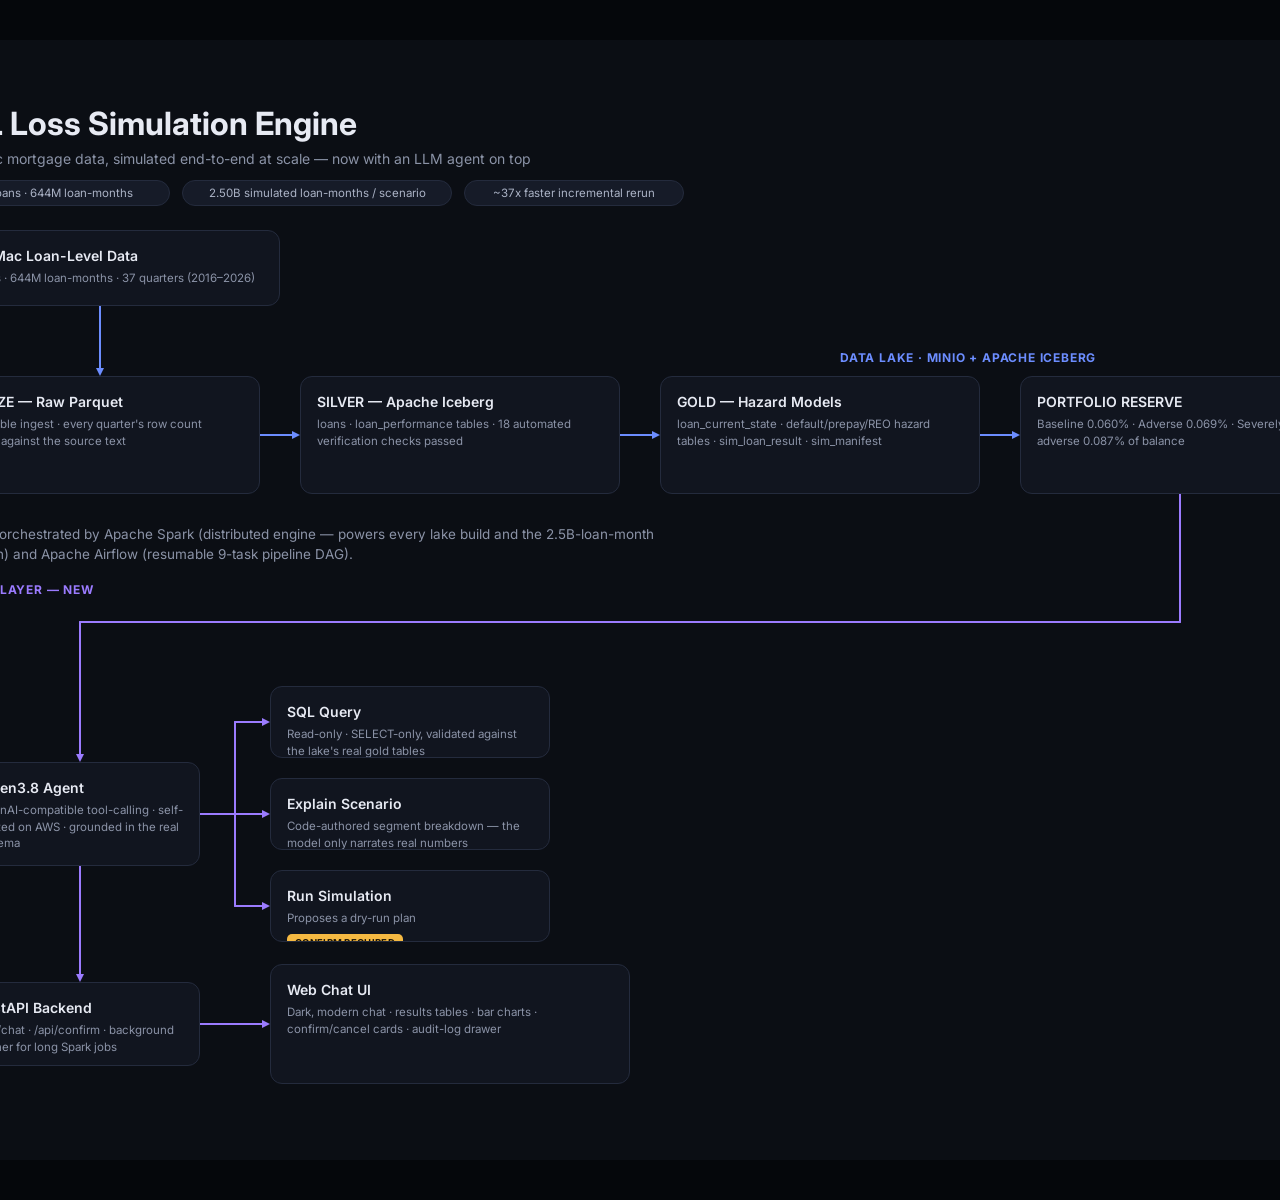
<file: docs/architecture-diagram.html>
<!doctype html>
<html lang="en">
<head>
<meta charset="utf-8">
<meta name="viewport" content="width=device-width, initial-scale=1">
<title>CECL Loss Engine Architecture</title>
<link rel="preconnect" href="https://fonts.googleapis.com">
<link href="https://fonts.googleapis.com/css2?family=Inter:wght@400;600;700&display=swap" rel="stylesheet">
<style>
  html, body { margin: 0; background: #05070b; }
  body { display: flex; justify-content: center; padding: 40px 16px; }
  .card{padding:16px;box-sizing:border-box;background:#11151f;border:1px solid #242b3d;border-radius:12px;font-family:'Inter',system-ui,sans-serif;color:#e7eaf3;overflow:hidden}
  .card b{font-size:14px;display:block;margin-bottom:6px;font-weight:600}
  .card .sub{font-size:11.5px;color:#8b93a7;line-height:1.45;display:block}
  .badge-confirm{display:inline-block;background:#f5b942;color:#1a1200;padding:3px 8px;border-radius:5px;font-size:9.5px;font-weight:700;letter-spacing:0.3px;margin-top:7px}
  .eyebrow{font-family:'Inter',system-ui,sans-serif;font-size:12px;font-weight:700;letter-spacing:0.8px;text-transform:uppercase}
  .pill{box-sizing:border-box;background:#161b28;border:1px solid #242b3d;border-radius:999px;font-family:'Inter',system-ui,sans-serif;font-size:11.5px;color:#aab2c5;display:flex;align-items:center;justify-content:center}
</style>
</head>
<body>
<div style="position: relative; width: 1600px; height: 1120px; background: #0b0e14; font-family: 'Inter', system-ui, sans-serif; flex-shrink: 0">

<!-- ===== ARROWS ===== -->

<svg role="img" aria-label="From Freddie Mac Loan-Level Data down to Bronze" width="8" height="70" viewBox="0 0 8 70" preserveAspectRatio="none" style="position: absolute; left: 256px; top: 266px; width: 8px; height: 70px; overflow: visible; fill: none; stroke: #6c8dff; stroke-width: 2; stroke-linecap: round; stroke-linejoin: round"><defs><marker id="dc-arrow-head-filled-1" orient="auto" markerWidth="5" markerHeight="5" refX="2" refY="2" overflow="visible"><path d="M0 0 L4 2 L0 4 Z" fill="#6c8dff" stroke="none" style="stroke: none; fill: #6c8dff; fill: context-stroke"/></marker></defs><path d="M 4 0 L 4 66" marker-end="url(#dc-arrow-head-filled-1)"></path></svg>

<svg role="img" aria-label="From Bronze to Silver" width="40" height="8" viewBox="0 0 40 8" preserveAspectRatio="none" style="position: absolute; left: 420px; top: 391px; width: 40px; height: 8px; overflow: visible; fill: none; stroke: #6c8dff; stroke-width: 2; stroke-linecap: round; stroke-linejoin: round"><defs><marker id="dc-arrow-head-filled-2" orient="auto" markerWidth="5" markerHeight="5" refX="2" refY="2" overflow="visible"><path d="M0 0 L4 2 L0 4 Z" fill="#6c8dff" stroke="none" style="stroke: none; fill: #6c8dff; fill: context-stroke"/></marker></defs><path d="M 0 4 L 36 4" marker-end="url(#dc-arrow-head-filled-2)"></path></svg>

<svg role="img" aria-label="From Silver to Gold" width="40" height="8" viewBox="0 0 40 8" preserveAspectRatio="none" style="position: absolute; left: 780px; top: 391px; width: 40px; height: 8px; overflow: visible; fill: none; stroke: #6c8dff; stroke-width: 2; stroke-linecap: round; stroke-linejoin: round"><defs><marker id="dc-arrow-head-filled-3" orient="auto" markerWidth="5" markerHeight="5" refX="2" refY="2" overflow="visible"><path d="M0 0 L4 2 L0 4 Z" fill="#6c8dff" stroke="none" style="stroke: none; fill: #6c8dff; fill: context-stroke"/></marker></defs><path d="M 0 4 L 36 4" marker-end="url(#dc-arrow-head-filled-3)"></path></svg>

<svg role="img" aria-label="From Gold to Portfolio Reserve" width="40" height="8" viewBox="0 0 40 8" preserveAspectRatio="none" style="position: absolute; left: 1140px; top: 391px; width: 40px; height: 8px; overflow: visible; fill: none; stroke: #6c8dff; stroke-width: 2; stroke-linecap: round; stroke-linejoin: round"><defs><marker id="dc-arrow-head-filled-4" orient="auto" markerWidth="5" markerHeight="5" refX="2" refY="2" overflow="visible"><path d="M0 0 L4 2 L0 4 Z" fill="#6c8dff" stroke="none" style="stroke: none; fill: #6c8dff; fill: context-stroke"/></marker></defs><path d="M 0 4 L 36 4" marker-end="url(#dc-arrow-head-filled-4)"></path></svg>

<svg aria-hidden="true" width="8" height="128" viewBox="0 0 8 128" preserveAspectRatio="none" style="position: absolute; left: 1336px; top: 454px; width: 8px; height: 128px; overflow: visible; fill: none; stroke: #9b7bff; stroke-width: 2; stroke-linecap: round; stroke-linejoin: round"><path d="M 4 0 L 4 128"></path></svg>

<svg aria-hidden="true" width="1100" height="8" viewBox="0 0 1100 8" preserveAspectRatio="none" style="position: absolute; left: 240px; top: 578px; width: 1100px; height: 8px; overflow: visible; fill: none; stroke: #9b7bff; stroke-width: 2; stroke-linecap: round; stroke-linejoin: round"><path d="M 0 4 L 1100 4"></path></svg>

<svg role="img" aria-label="From Portfolio Reserve down to the Qwen3.8 Agent, which reads gold tables and proposes simulation runs" width="8" height="140" viewBox="0 0 8 140" preserveAspectRatio="none" style="position: absolute; left: 236px; top: 582px; width: 8px; height: 140px; overflow: visible; fill: none; stroke: #9b7bff; stroke-width: 2; stroke-linecap: round; stroke-linejoin: round"><defs><marker id="dc-arrow-head-filled-5" orient="auto" markerWidth="5" markerHeight="5" refX="2" refY="2" overflow="visible"><path d="M0 0 L4 2 L0 4 Z" fill="#9b7bff" stroke="none" style="stroke: none; fill: #9b7bff; fill: context-stroke"/></marker></defs><path d="M 4 0 L 4 136" marker-end="url(#dc-arrow-head-filled-5)"></path></svg>

<svg aria-hidden="true" width="35" height="8" viewBox="0 0 35 8" preserveAspectRatio="none" style="position: absolute; left: 360px; top: 770px; width: 35px; height: 8px; overflow: visible; fill: none; stroke: #9b7bff; stroke-width: 2; stroke-linecap: round; stroke-linejoin: round"><path d="M 0 4 L 35 4"></path></svg>

<svg aria-hidden="true" width="8" height="184" viewBox="0 0 8 184" preserveAspectRatio="none" style="position: absolute; left: 391px; top: 682px; width: 8px; height: 184px; overflow: visible; fill: none; stroke: #9b7bff; stroke-width: 2; stroke-linecap: round; stroke-linejoin: round"><path d="M 4 0 L 4 184"></path></svg>

<svg role="img" aria-label="From the Qwen3.8 Agent to the SQL Query tool" width="35" height="8" viewBox="0 0 35 8" preserveAspectRatio="none" style="position: absolute; left: 395px; top: 678px; width: 35px; height: 8px; overflow: visible; fill: none; stroke: #9b7bff; stroke-width: 2; stroke-linecap: round; stroke-linejoin: round"><defs><marker id="dc-arrow-head-filled-6" orient="auto" markerWidth="5" markerHeight="5" refX="2" refY="2" overflow="visible"><path d="M0 0 L4 2 L0 4 Z" fill="#9b7bff" stroke="none" style="stroke: none; fill: #9b7bff; fill: context-stroke"/></marker></defs><path d="M 0 4 L 31 4" marker-end="url(#dc-arrow-head-filled-6)"></path></svg>

<svg role="img" aria-label="From the Qwen3.8 Agent to the Explain Scenario tool" width="35" height="8" viewBox="0 0 35 8" preserveAspectRatio="none" style="position: absolute; left: 395px; top: 770px; width: 35px; height: 8px; overflow: visible; fill: none; stroke: #9b7bff; stroke-width: 2; stroke-linecap: round; stroke-linejoin: round"><defs><marker id="dc-arrow-head-filled-7" orient="auto" markerWidth="5" markerHeight="5" refX="2" refY="2" overflow="visible"><path d="M0 0 L4 2 L0 4 Z" fill="#9b7bff" stroke="none" style="stroke: none; fill: #9b7bff; fill: context-stroke"/></marker></defs><path d="M 0 4 L 31 4" marker-end="url(#dc-arrow-head-filled-7)"></path></svg>

<svg role="img" aria-label="From the Qwen3.8 Agent to the Run Simulation tool" width="35" height="8" viewBox="0 0 35 8" preserveAspectRatio="none" style="position: absolute; left: 395px; top: 862px; width: 35px; height: 8px; overflow: visible; fill: none; stroke: #9b7bff; stroke-width: 2; stroke-linecap: round; stroke-linejoin: round"><defs><marker id="dc-arrow-head-filled-8" orient="auto" markerWidth="5" markerHeight="5" refX="2" refY="2" overflow="visible"><path d="M0 0 L4 2 L0 4 Z" fill="#9b7bff" stroke="none" style="stroke: none; fill: #9b7bff; fill: context-stroke"/></marker></defs><path d="M 0 4 L 31 4" marker-end="url(#dc-arrow-head-filled-8)"></path></svg>

<svg role="img" aria-label="From the Qwen3.8 Agent down to the FastAPI backend" width="8" height="116" viewBox="0 0 8 116" preserveAspectRatio="none" style="position: absolute; left: 236px; top: 826px; width: 8px; height: 116px; overflow: visible; fill: none; stroke: #9b7bff; stroke-width: 2; stroke-linecap: round; stroke-linejoin: round"><defs><marker id="dc-arrow-head-filled-9" orient="auto" markerWidth="5" markerHeight="5" refX="2" refY="2" overflow="visible"><path d="M0 0 L4 2 L0 4 Z" fill="#9b7bff" stroke="none" style="stroke: none; fill: #9b7bff; fill: context-stroke"/></marker></defs><path d="M 4 0 L 4 112" marker-end="url(#dc-arrow-head-filled-9)"></path></svg>

<svg role="img" aria-label="From the FastAPI backend to the Web Chat UI" width="70" height="8" viewBox="0 0 70 8" preserveAspectRatio="none" style="position: absolute; left: 360px; top: 980px; width: 70px; height: 8px; overflow: visible; fill: none; stroke: #9b7bff; stroke-width: 2; stroke-linecap: round; stroke-linejoin: round"><defs><marker id="dc-arrow-head-filled-10" orient="auto" markerWidth="5" markerHeight="5" refX="2" refY="2" overflow="visible"><path d="M0 0 L4 2 L0 4 Z" fill="#9b7bff" stroke="none" style="stroke: none; fill: #9b7bff; fill: context-stroke"/></marker></defs><path d="M 0 4 L 66 4" marker-end="url(#dc-arrow-head-filled-10)"></path></svg>

<!-- ===== CARDS ===== -->

<div class="card" style="position: absolute; left: 80px; top: 190px; width: 360px; height: 76px; box-sizing: border-box"><b>Freddie Mac Loan-Level Data</b><span class="sub">15.0M loans &middot; 644M loan-months &middot; 37 quarters (2016&ndash;2026)</span></div>

<div class="card" style="position: absolute; left: 100px; top: 336px; width: 320px; height: 118px; box-sizing: border-box"><b>BRONZE &mdash; Raw Parquet</b><span class="sub">Resumable ingest &middot; every quarter's row count verified against the source text</span></div>

<div class="card" style="position: absolute; left: 460px; top: 336px; width: 320px; height: 118px; box-sizing: border-box"><b>SILVER &mdash; Apache Iceberg</b><span class="sub">loans &middot; loan_performance tables &middot; 18 automated verification checks passed</span></div>

<div class="card" style="position: absolute; left: 820px; top: 336px; width: 320px; height: 118px; box-sizing: border-box"><b>GOLD &mdash; Hazard Models</b><span class="sub">loan_current_state &middot; default/prepay/REO hazard tables &middot; sim_loan_result &middot; sim_manifest</span></div>

<div class="card" style="position: absolute; left: 1180px; top: 336px; width: 320px; height: 118px; box-sizing: border-box"><b>PORTFOLIO RESERVE</b><span class="sub">Baseline 0.060% &middot; Adverse 0.069% &middot; Severely adverse 0.087% of balance</span></div>

<div class="card" style="position: absolute; left: 120px; top: 722px; width: 240px; height: 104px; box-sizing: border-box"><b>Qwen3.8 Agent</b><span class="sub">OpenAI-compatible tool-calling &middot; self-hosted on AWS &middot; grounded in the real schema</span></div>

<div class="card" style="position: absolute; left: 430px; top: 646px; width: 280px; height: 72px; box-sizing: border-box"><b>SQL Query</b><span class="sub">Read-only &middot; SELECT-only, validated against the lake's real gold tables</span></div>

<div class="card" style="position: absolute; left: 430px; top: 738px; width: 280px; height: 72px; box-sizing: border-box"><b>Explain Scenario</b><span class="sub">Code-authored segment breakdown &mdash; the model only narrates real numbers</span></div>

<div class="card" style="position: absolute; left: 430px; top: 830px; width: 280px; height: 72px; box-sizing: border-box"><b>Run Simulation</b><span class="sub">Proposes a dry-run plan</span><span class="badge-confirm">CONFIRM REQUIRED</span></div>

<div class="card" style="position: absolute; left: 120px; top: 942px; width: 240px; height: 84px; box-sizing: border-box"><b>FastAPI Backend</b><span class="sub">/api/chat &middot; /api/confirm &middot; background runner for long Spark jobs</span></div>

<div class="card" style="position: absolute; left: 430px; top: 924px; width: 360px; height: 120px; box-sizing: border-box"><b>Web Chat UI</b><span class="sub">Dark, modern chat &middot; results tables &middot; bar charts &middot; confirm/cancel cards &middot; audit-log drawer</span></div>

<!-- ===== LABELS ===== -->

<div style="position: absolute; left: 80px; top: 64px; width: 900px; height: 42px; font-size: 32px; font-weight: 700; color: #e7eaf3">CECL Loss Simulation Engine</div>

<div style="position: absolute; left: 80px; top: 110px; width: 900px; height: 20px; font-size: 14px; color: #8b93a7">Freddie Mac mortgage data, simulated end-to-end at scale &mdash; now with an LLM agent on top</div>

<div class="pill" style="position: absolute; left: 80px; top: 140px; width: 250px; height: 26px">15.0M loans &middot; 644M loan-months</div>
<div class="pill" style="position: absolute; left: 342px; top: 140px; width: 270px; height: 26px">2.50B simulated loan-months / scenario</div>
<div class="pill" style="position: absolute; left: 624px; top: 140px; width: 220px; height: 26px">~37x faster incremental rerun</div>

<div class="eyebrow" style="position: absolute; left: 1000px; top: 310px; width: 300px; height: 18px; color: #6c8dff">DATA LAKE &middot; MinIO + Apache Iceberg</div>

<div style="position: absolute; left: 100px; top: 484px; width: 760px; height: 44px; font-size: 13.5px; line-height: 1.5; color: #8b93a7">Built and orchestrated by Apache Spark (distributed engine &mdash; powers every lake build and the 2.5B-loan-month simulation) and Apache Airflow (resumable 9-task pipeline DAG).</div>

<div class="eyebrow" style="position: absolute; left: 80px; top: 542px; width: 300px; height: 18px; color: #9b7bff">AGENTIC AI LAYER &mdash; NEW</div>

</div>
</body>
</html>
</file>
